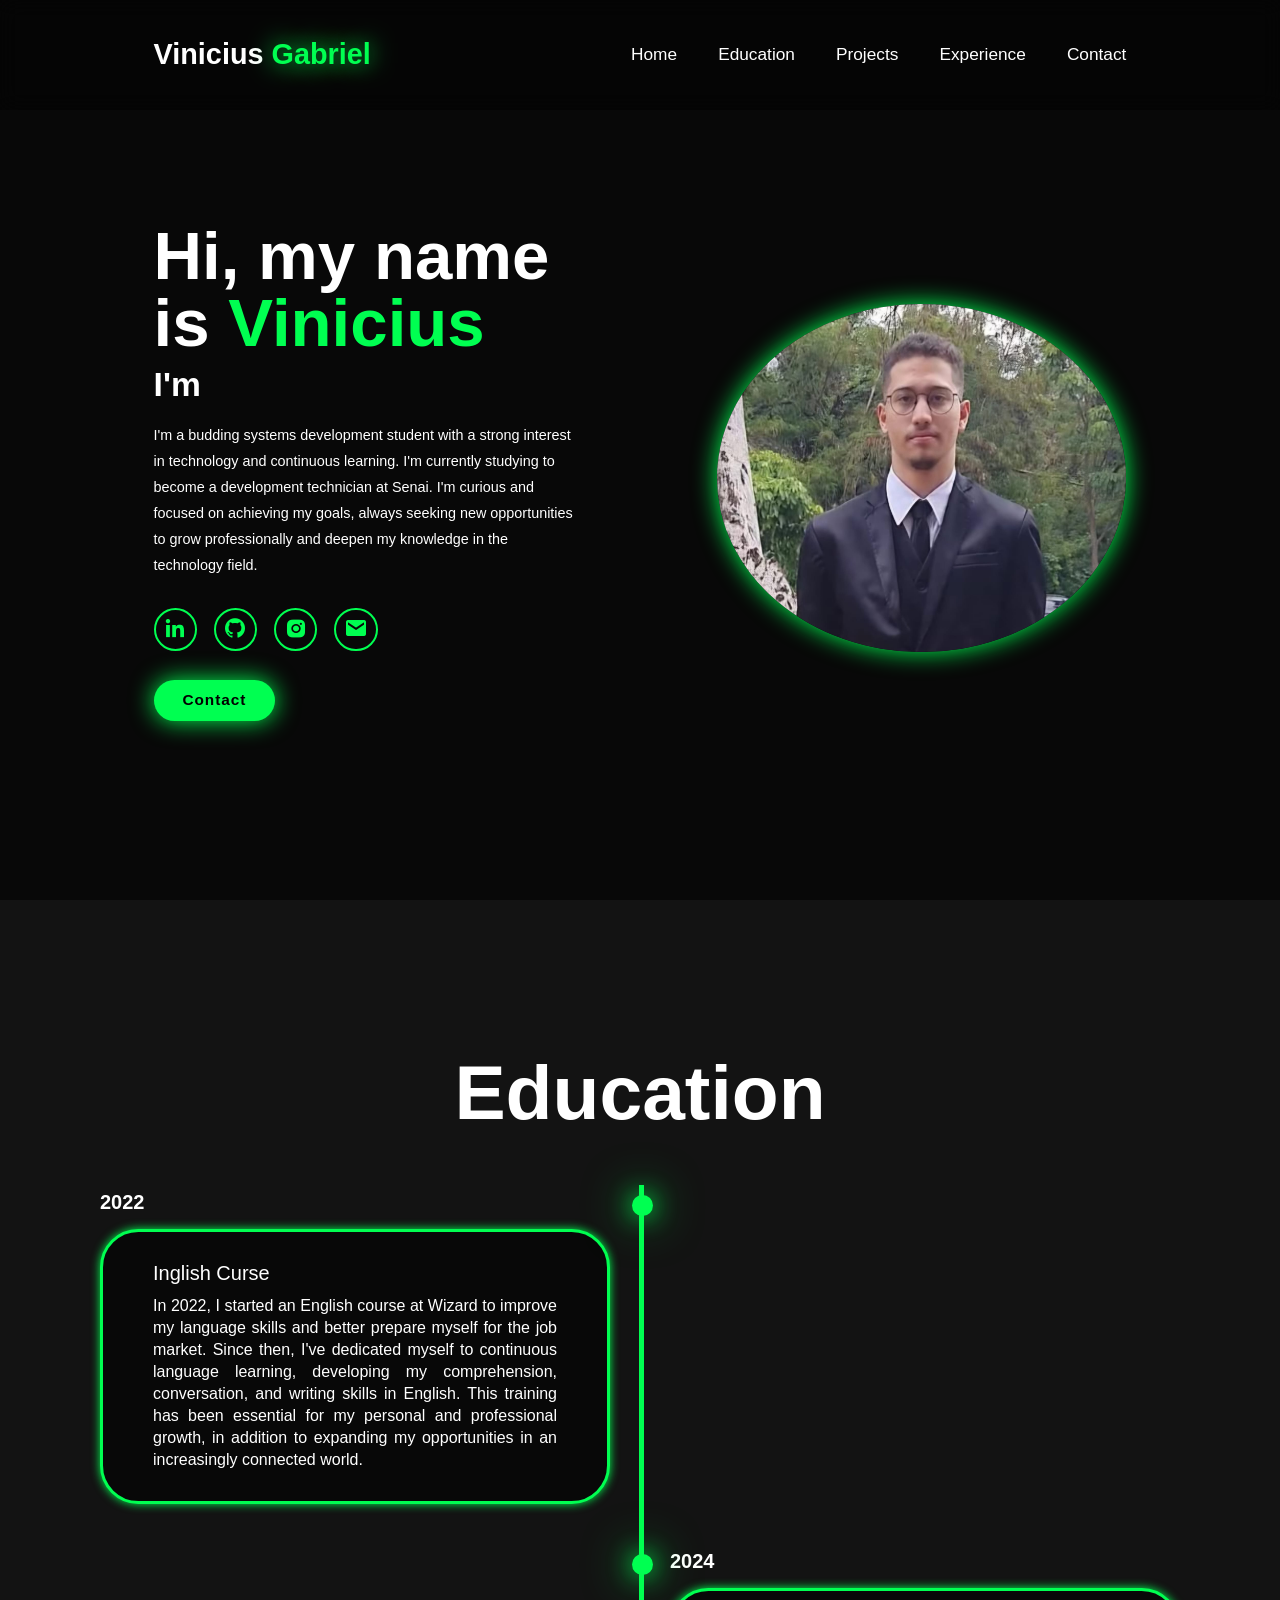
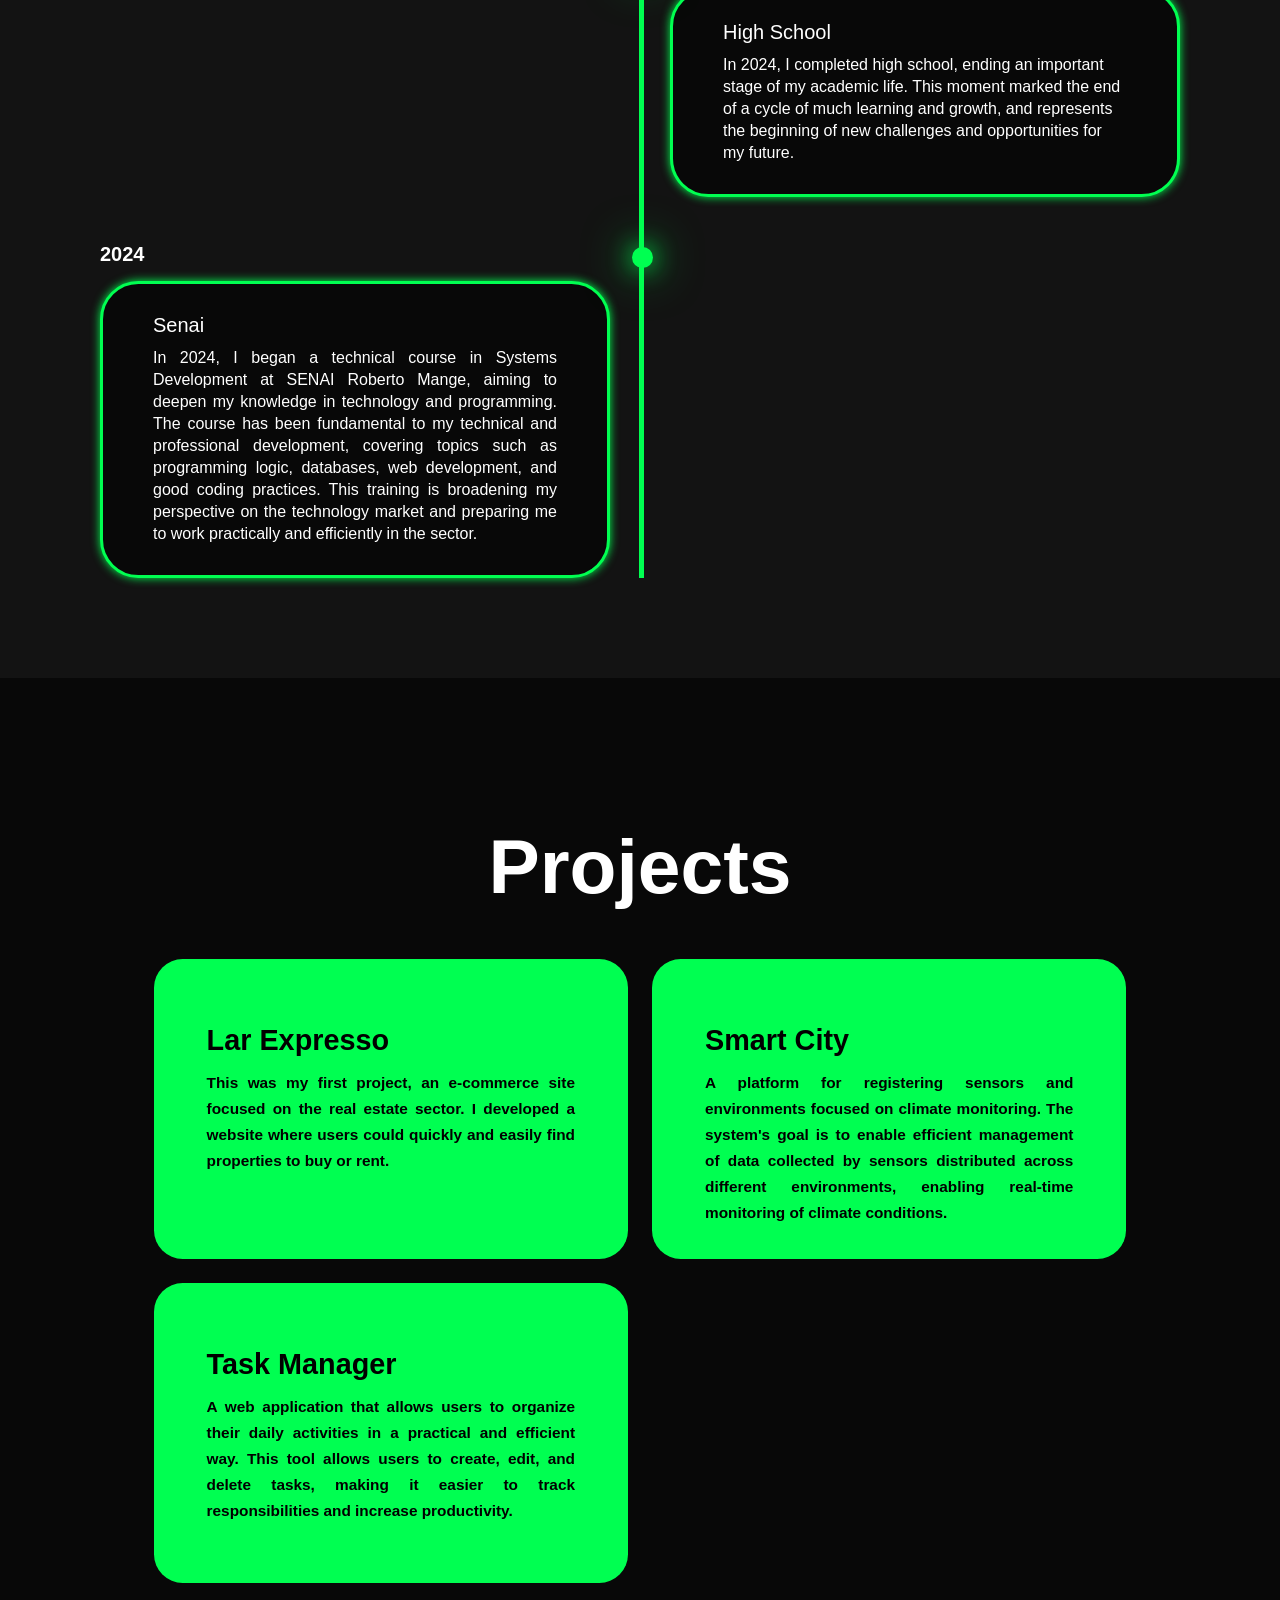
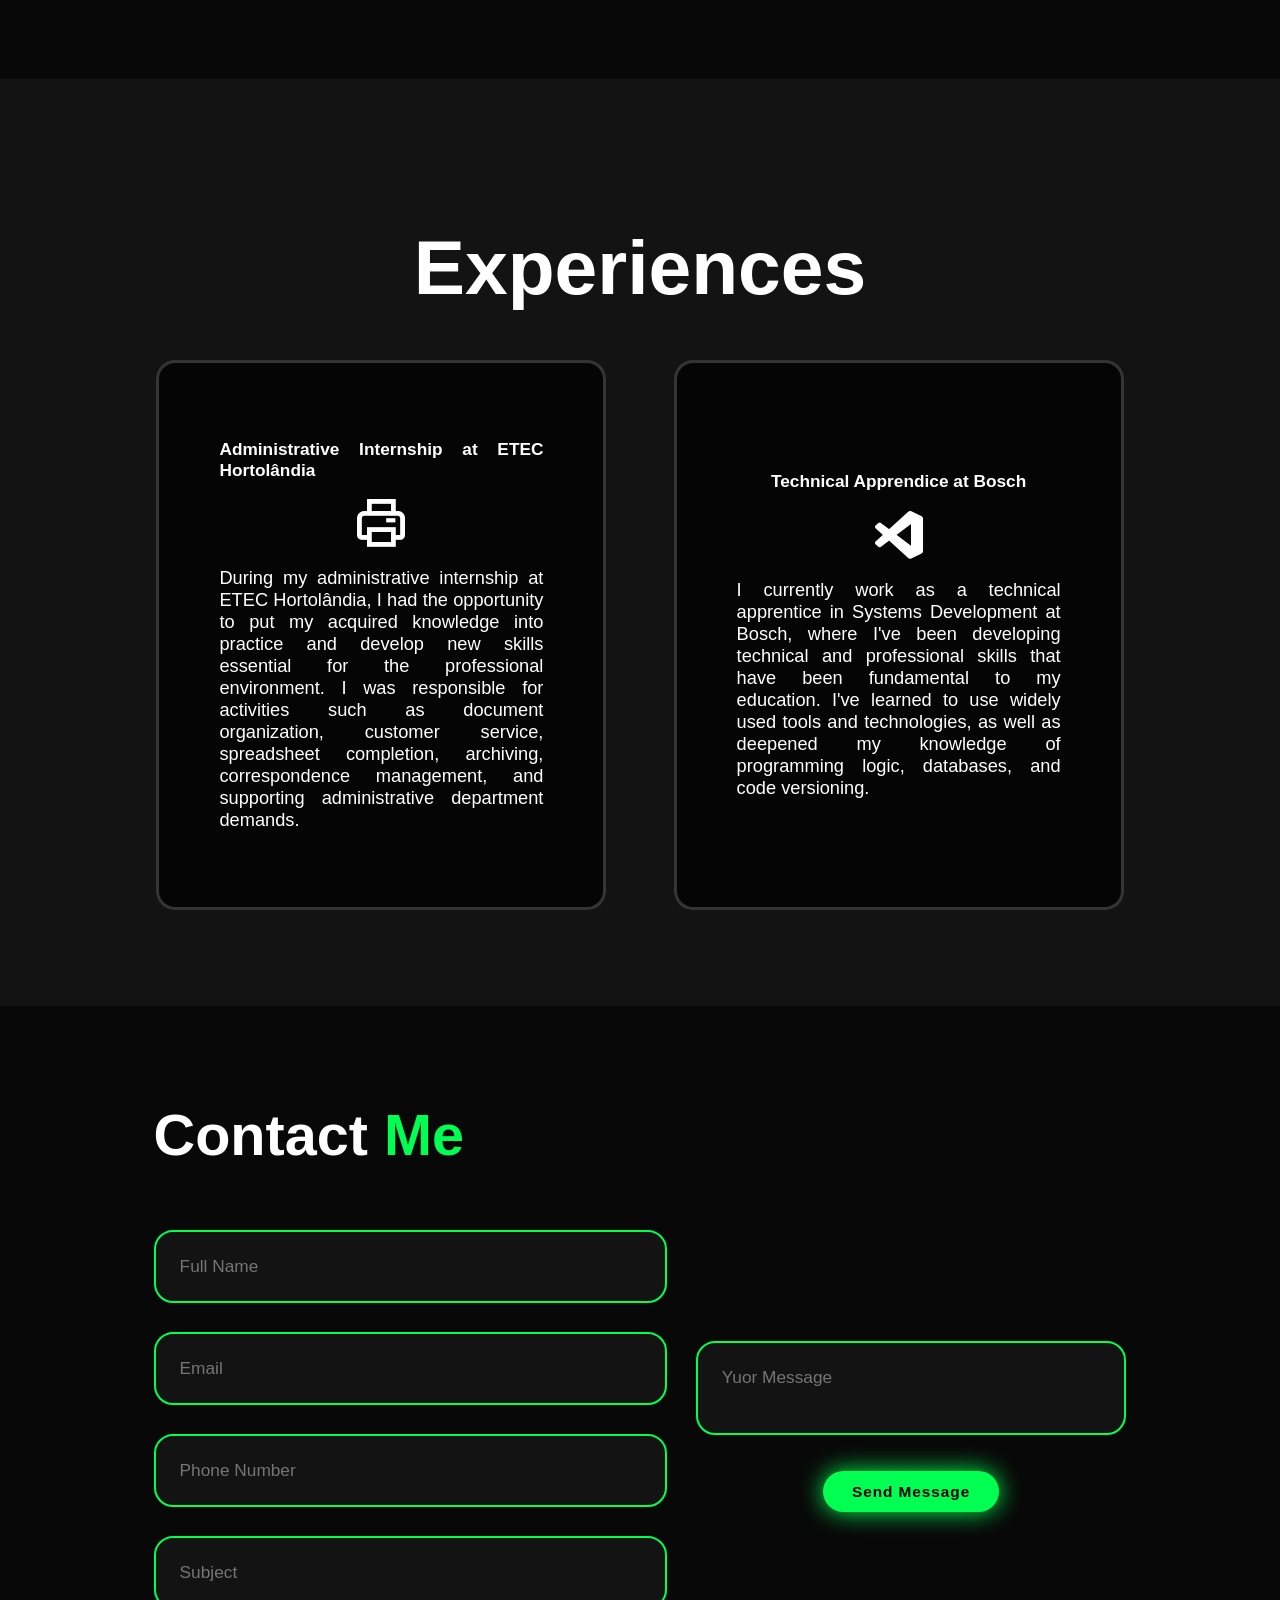
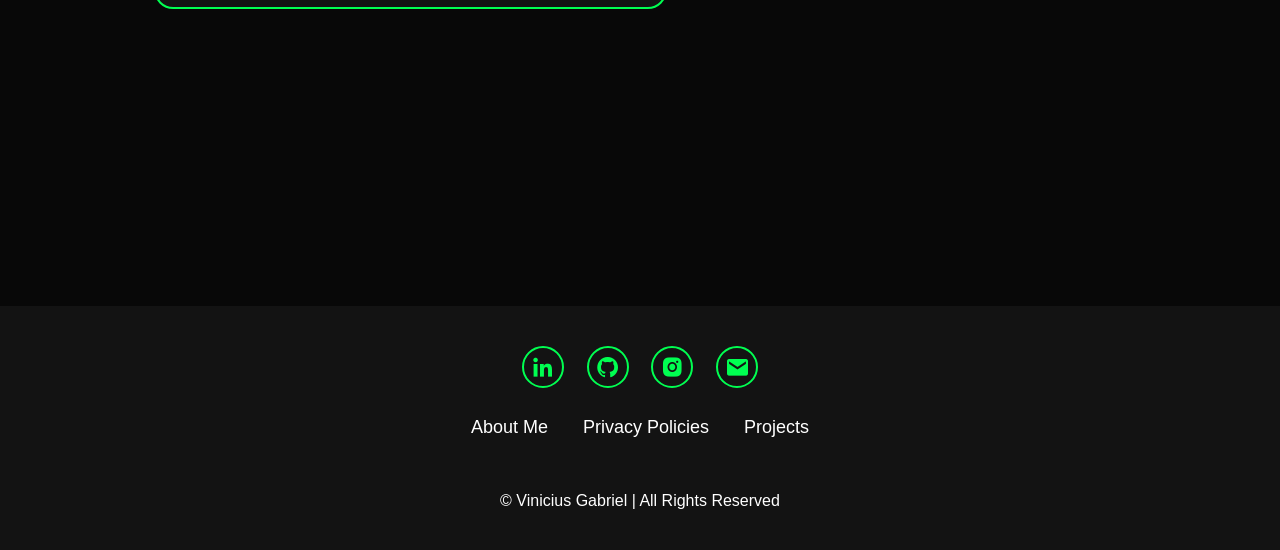
<file: index.html>
<!DOCTYPE html>
<html lang="en">
<head>
    <meta charset="UTF-8">
    <meta name="viewport" content="width=device-width, initial-scale=1.0">
    <title>Portifólio</title>
    <link rel="stylesheet" href="portifolio.css">
    <link href='https://unpkg.com/boxicons@2.1.4/css/boxicons.min.css' rel="stylesheet">
</head>
<body>
    <header class="header">
        <a href="#home" class="logo">Vinicius <span>Gabriel</span></a>

        <i class='bx  bx-menu' id="menu-icon"></i> 

        <nav class="navbar">
            <a href="#home">Home</a>
            <a href="#education">Education</a>
            <a href="#projects">Projects</a>
            <a href="#experiences">Experience</a>
            <a href="#contact">Contact</a>
        </nav>
    </header>

    <section class="home" id="home">
       <div class="home-content">
            <h1>Hi, my name is <span>Vinicius</span></h1>
            <h3 class="text-animation">I'm <span></span></h3>
            <p>I'm a budding systems development student with a strong interest in technology and continuous learning. I'm currently studying to become a development technician at Senai. I'm curious and focused on achieving my goals, always seeking new opportunities to grow professionally and deepen my knowledge in the technology field.</p>

            <div class="social-icons">
                <a href="https://www.linkedin.com/in/vinicius-egidio-542134349/" target="_blank"><i class='bx bxl-linkedin'></i></a>
                <a href="https://github.com/vini5474" target="_blank"><i class='bx bxl-github'></i></a>
                <a href="https://www.instagram.com/vinisouzaegidio/" target="_blank"><i class='bx bxl-instagram-alt'></i></a>
                <a href="mailto:viniciussouzaegidio@hotmail.com" target="_blank"><i class='bx bxs-envelope'></i></a>
            </div>

            <div class="btn-group">
                <a href="#contact" class="btn">Contact</a>
            </div>
        </div> 
            <div class="home-img">
                <img src="foto.jpeg" alt="foto">
            </div>
       
    </section>

    <section class="education" id="education">
        <h2 class="heading">Education</h2>

        <div class="timeline-items">
            <div class="timeline-item">
                <div class="timeline-dot"></div>
                <div class="timeline-date">2022</div>
                <div class="timeline-content">
                    <h3>Inglish Curse</h3>
                    <p>In 2022, I started an English course at Wizard to improve my language skills and better prepare myself for the job market. Since then, I've dedicated myself to continuous language learning, developing my comprehension, conversation, and writing skills in English. This training has been essential for my personal and professional growth, in addition to expanding my opportunities in an increasingly connected world.</p>
                </div>
            </div>

            <div class="timeline-item">
                <div class="timeline-dot"></div>
                <div class="timeline-date">2024</div>
                <div class="timeline-content">
                    <h3>High School</h3>
                    <p>In 2024, I completed high school, ending an important stage of my academic life. This moment marked the end of a cycle of much learning and growth, and represents the beginning of new challenges and opportunities for my future.</p>
                </div>
            </div>
        
            <div class="timeline-item">
                <div class="timeline-dot"></div>
                <div class="timeline-date">2024</div>
                <div class="timeline-content">
                    <h3>Senai</h3>
                    <p>In 2024, I began a technical course in Systems Development at SENAI Roberto Mange, aiming to deepen my knowledge in technology and programming. The course has been fundamental to my technical and professional development, covering topics such as programming logic, databases, web development, and good coding practices. This training is broadening my perspective on the technology market and preparing me to work practically and efficiently in the sector.</p>
                </div>
            </div>
        </div>
    </section>

    <section class="projects" id="projects">
        <h2 class="heading">Projects</h2>

        <div class="projects-container">
            <div class="project-box">
                <div class="project-info">
                    <h4>Lar Expresso</h4>
                    <p>This was my first project, an e-commerce site focused on the real estate sector. I developed a website where users could quickly and easily find properties to buy or rent.</p>
                </div>
            </div>
            <div class="project-box">
                <div class="project-info">
                    <h4>Smart City</h4>
                    <p>A platform for registering sensors and environments focused on climate monitoring. The system's goal is to enable efficient management of data collected by sensors distributed across different environments, enabling real-time monitoring of climate conditions.</p>
                </div>
            </div>
            <div class="project-box">
                <div class="project-info">
                    <h4>Task Manager</h4>
                    <p>A web application that allows users to organize their daily activities in a practical and efficient way. This tool allows users to create, edit, and delete tasks, making it easier to track responsibilities and increase productivity.</p>
                </div>
            </div>
        </div>
    </section>

    <section class="experiences" id="experiences">
        <div class="experiences-box">
            <h2 class="heading">Experiences</h2>

            <div class="wrapper">
                <div class="experience-item">
                    <h2>Administrative Internship at ETEC Hortolândia</h2>
                    <div class="rating">
                        <i class='bx bx-printer' id="printer"></i> 
                    </div>
                    <p>During my administrative internship at ETEC Hortolândia, I had the opportunity to put my acquired knowledge into practice and develop new skills essential for the professional environment. I was responsible for activities such as document organization, customer service, spreadsheet completion, archiving, correspondence management, and supporting administrative department demands.</p>
                </div>
                <div class="experience-item">
                    <h2>Technical Apprendice at Bosch</h2>
                    <div class="rating">
                        <i class='bx bxl-visual-studio' id="code"></i>
                    </div>
                    <p>I currently work as a technical apprentice in Systems Development at Bosch, where I've been developing technical and professional skills that have been fundamental to my education. I've learned to use widely used tools and technologies, as well as deepened my knowledge of programming logic, databases, and code versioning.</p>
                </div>
            </div>
        </div>
    </section>

    <section class="contact" id="contact">
        <h2 class="reading">Contact <span>Me</span></h2>

        <form action="">
            <div class="input-group">
                <div class="input-box">
                    <input type="text" placeholder="Full Name">
                    <input type="email" placeholder="Email">
                </div>
                <div class="input-box">
                    <input type="number" placeholder="Phone Number">
                    <input type="text" placeholder="Subject">
                </div>
            </div>

            <div class="input-group2">
                <textarea name="" id="" placeholder="Yuor Message"></textarea>
                <input type="submit" value="Send Message" class="btn">
            </div>
        </form>
    </section>

    <footer class="footer">
        <div class="social">
            <a href="https://www.linkedin.com/in/vinicius-egidio-542134349/" target="_blank"><i class='bx bxl-linkedin'></i></a>
            <a href="https://github.com/vini5474" target="_blank"><i class='bx bxl-github'></i></a>
            <a href="https://www.instagram.com/vinisouzaegidio/" target="_blank"><i class='bx bxl-instagram-alt'></i></a>
            <a href="mailto:viniciussouzaegidio@hotmail.com" target="_blank"><i class='bx bxs-envelope'></i></a>
        </div>

        <ul class="list">
            <li>
                <a href="#">About Me</a>
            </li>
            <li>
                <a href="#">Privacy Policies</a>
            </li>
            <li>
                <a href="#projects">Projects</a>
            </li>
        </ul>
        <p class="copyright">
            © Vinicius Gabriel | All Rights Reserved
        </p>
    </footer>
    <script src="portifolio.js"></script>
</body>
</html>
</file>
<file: portifolio.css>
* {
    margin: 0;
    padding: 0;
    box-sizing: border-box;
    text-decoration: none;
    border: none;
    outline: none;
    scroll-behavior: smooth;
    font-family: "Poppins", sans-serif;
}

:root {
    --bg-color: #080808;
    --second-bg-color: #131313;
    --text-color: white;
    --main-color: #00ff51;
}

html {
    font-size: 60%;
    overflow-x: hidden;
}

body {
    background: var(--bg-color);
    color: var(--text-color);
}

.header {
    position: fixed;
    top: 0;
    left: 0;
    width: 100%;
    padding: 4rem 12% 4rem;
    background: rgba(0, 0, 0, 0.3);
    backdrop-filter: blur(10px);
    display: flex;
    justify-content: space-between;
    align-items: center;
    z-index: 5;
}

.logo {
    font-size: 3rem;
    color: var(--text-color);
    font-weight: 800;
    cursor: pointer;
    transition: 0.3 ease;
}

.logo:hover {
    transform: scale(1.1);
}

.logo span {
    text-shadow: 0 0 25px var(--main-color);
}

.navbar a {
    font-size: 1.8rem;
    color: var(--text-color);
    margin-left: 4rem;
    font-weight: 500;
    transition: 0.3s ease;
    border-bottom: 3px solid transparent;
}

.navbar a:hover, .navbar a.active {
    color: var(--main-color);
    border-bottom: 3px solid var(--main-color);
}

#menu-icon {
    font-size: 3.6rem;
    color: var(--main-color);
    display: none;
}

section {
    min-height: 100vh;
    padding: 10rem 12% 10rem;
}

.home {
    display: flex;
    align-items: center;
    justify-content: center;
    gap: 15rem;
}

.home-content {
    display: flex;
    flex-direction: column;
    align-items: baseline;
    text-align: left;
    justify-content: center;
    margin-top: 3rem;
}

span {
    color: var(--main-color);
}

.logo span {
    color: var(--main-color);
}

.home-content h3 {
    margin-bottom: 2rem;
    margin-top: 1rem;
    font-size: 3.5rem;
}

.home-content h1 {
    font-size: 7rem;
    font-weight: 700;
    margin-top: 1.5rem;
    line-height: 1;
}

.home-img {
    border-radius: 50%;
}

.home-img img {
    position: relative;
    top: 3rem;
    width: 32vw;
    border-radius: 50%;
    box-shadow: 0 0 25px var(--main-color);
    cursor: pointer;
    transition: 0.4s ease-in-out;
}

.home-img img:hover {
    box-shadow: 0 0 25px var(--main-color),
                0 0 50px var(--main-color),
                0 0 100px var(--main-color);
}

.home-content p {
    font-size: 1.5rem;
    font-weight: 500;
    line-height: 1.8;
    max-width: 1000px;
}

.social-icons a{
    display: inline-flex;
    justify-content: center;
    align-items: center;
    width: 4.5rem;
    height: 4.5rem;
    background: transparent;
    border: 2px solid var(--main-color);
    font-size: 2.5rem;
    border-radius: 50%;
    color: var(--main-color);
    margin: 3rem 1.5rem 3rem 0;
    transition: 0.3s ease-in-out;
}

.social-icons a:hover {
    color: var(--text-color);
    transform: scale(1.3)translateY(-5px);
    box-shadow: 0 0 25px var(--main-color);
    background-color: var(--main-color);
}

.btn {
    display: inline-block;
    padding: 1rem 2.8rem;
    background: var(--main-color);
    box-shadow: 0 0 25px var(--main-color);
    border-radius: 4rem;
    font-size: 1.6rem;
    color: black;
    border: 2px solid transparent;
    letter-spacing: 0.1rem;
    font-weight: 600;
    transition: 0.3s ease-in-out;
    cursor: pointer;
}

.btn-group {
    display: flex;
    align-items: center;
    gap: 1.5rem;
}

.btn-group a:nth-of-type(2) {
    background-color: black;
    color: var(--main-color);
    border: 2px solid var(--main-color);
    box-shadow: 0 0 25px transparent;
}

.btn-group a:nth-of-type(2):hover {
    box-shadow: 0 0 25px var(--main-color);
    background-color: var(--main-color);
    color: black;
}

.text-animation {
    font-size: 34px;
    font-weight: 600;
    min-width: 288px;
}

.text-animation span {
    position: relative;
}

.text-animation span::before {
    content: "student development";
    color: var(--main-color);
    animation: words 20s infinite;
}

.text-animation span::after {
    content: "";
    background-color: var(--bg-color);
    position: absolute;
    width: calc(100% + 8px);
    height: 100%;
    border-left: 3px solid var(--bg-color);
    right: -8px;
    animation: cursor 0.6s infinite, typing 20s steps(14) infinite;
}

@keyframes cursor {
    to{
        border-left: 2px solid var(--main-color);
    }
}

@keyframes words {
    0%,
    20%{
        content: "Student";
    }
    21%,
    40%{
        content: "Brazilian";
    }
    41%,
    60%{
        content: "Determined";
    }
    81%,
    100%{
        content: "Developer Database";
    }
}

@keyframes typing {
    10%,
    15%,
    30%,
    35%,
    50%,
    55%,
    70%,
    75%,
    90%,
    95%{
        width: 0;
    }
    5%,
    20%,
    25%,
    40%,
    45%,
    60%,
    65%,
    80%,
    85%{
        width: calc(100% + 8px);
    }
}

.heading {
    font-size: 8rem;
    text-align: center;
    margin: 5rem 0;
}

.education {
    padding: 100px;
    background: var(--second-bg-color); 
}

.education h2 {
    margin-bottom: 5rem;
}

.timeline-items {
    max-width: 1200px;
    margin: auto;
    display: flex;
    flex-wrap: wrap;
    position: relative;
}

.timeline-items::before {
    content: "";
    position: absolute;
    width: 5px;
    height: 100%;
    background-color: var(--main-color);
    left: calc(50% - 1px);
}

.timeline-item {
    margin-bottom: 40px;
    width: 100%;
    position: relative;
}

.timeline-item:last-child {
    margin-bottom: 0;
}

.timeline-item:nth-child(odd) {
    padding-right: calc(50% + 30px);
    text-align: justify;
}

.timeline-item:nth-child(even) {
    padding-left: calc(50% + 30px);
}

.timeline-dot {
    height: 21px;
    width: 21px;
    background-color: var(--main-color);
    box-shadow: 0 0 25px var(--main-color),
                0 0 50px var(--main-color);
    position: absolute;
    left: calc(50% - 8px);
    border-radius: 50%;
    top: 10px;
}

.timeline-date {
    font-size: 20px;
    font-weight: 800;
    color: white;
    margin: 6px 0 15px;
}

.timeline-content {
    background-color: var(--bg-color);
    border: 3px solid var(--main-color);
    padding: 30px 50px;
    border-radius: 4rem;
    box-shadow: 0 0 10px var(--main-color);
    cursor: pointer;
    transition: 0.3 ease-in-out;
}

.timeline-content:hover {
    transform: scale(1.05);
    box-shadow: 0 0 25px var(--main-color);
}

.timeline-content h3 {
    font-size: 20px;
    color: white;
    margin: 0 0 10px;
    font-weight: 500;
}

.timeline-content p {
    color: white;
    font-size: 16px;
    font-weight: 300;
    line-height: 22px;
}

::-webkit-scrollbar {
    width: 15px;
}

::-webkit-scrollbar-thumb {
    background-color: var(--main-color);
}

::-webkit-scrollbar-track {
    background-color: var(--bg-color);
    width: 50px;
}

.projects {
    background: var(--bg-color);
    color: black;
}

.projects h2 {
    margin-bottom: 5rem;
    color: white;
}

.projects-container {
    display: grid;
    grid-template-columns: repeat(2, 1fr);
    align-items: center;
    gap: 2.5rem;
}

.project-box {
    background-color: var(--main-color);
    height: 300px;
    border-radius: 3rem;
    border: 5px solid transparent;
    cursor: pointer;
    transition: 0.4 ease-in-out;
}

.project-box:hover {
    background: black;
    color: var(--main-color);
    border: 5px solid var(--main-color);
    transform: scale(1.03)translateY(-5px);
}

.project-box .project-info {
    display: flex;
    flex-direction: column;
    text-align: justify;
    max-height: 200px;
    justify-content: left;
    align-items: baseline;
    padding: 5rem 5rem;
}

.project-info h4 {
    font-size: 3rem;
    font-weight: 800;
    line-height: 2;
}

.project-info p {
    font-size: 1.6rem;
    font-weight: 600;
    max-height: 100px;
    line-height: 1.7;
    margin: auto;
}

.experiences {
    background-color: var(--second-bg-color);
}

.experiences-box {
    background-size: cover;
    display: flex;
    align-items: center;
    justify-content: center;
    flex-direction: column;
}

.experiences .heading {
    margin-bottom: 5rem;
}

.wrapper {
    display: grid;
    grid-template-columns: repeat(2,1fr);
    gap: 3rem;
}

.experience-item {
    min-height: 550px;
    min-width: 450px;
    background: rgba(0, 0, 0, 0.7);
    border: 3px solid rgba(238, 238, 238, 0.2);
    border-radius: 2rem;
    margin: 0 2rem;
    padding: 30px 60px;
    cursor: pointer;
    display: flex;
    flex-direction: column;
    align-items: center;
    justify-content: center;
    text-align: justify;
    gap: 1.5rem;
    color: white;
    transition: 0.4 ease-in-out;
}

.experience-item:hover {
    border: 3px solid var(--main-color);
    transform: translateY(-10px)scale(1.03);
    box-shadow: 0 0 50px var(--main-color);
}

.experience-item h2 {
    font-size: 1.8rem;
}

.experience-item p {
    font-size: 1.9rem;
}

#printer {
    font-size: 6rem;
}

#code {
    font-size: 6rem;
}

.contact {
    background-color: var(--bg-color);
}

.contact h2 {
    margin-bottom: 2rem;
    color: white;
    font-size: 6rem;
}

.contact form {
    display: flex;
    align-items: center;
    justify-content: center;
    gap: 3rem;
    margin: 5rem auto;
    text-align: center;
}

.contact form .input-box {
    display: flex;
    justify-content: center;
    flex-wrap: wrap;
}

.contact form .input-box input, .contact form textarea {
    width: 100%;
    padding: 2.5rem;
    font-size: 1.8rem;
    color: var(--text-color);
    background: var(--second-bg-color);
    border-radius: 2rem;
    border: 2px solid var(--main-color);
    margin: 1.5rem 0;
    resize: none;
}

.contact form .btn {
    margin-top: 2rem;
}

.footer {
    position: relative;
    bottom: 0;
    width: 100%;
    padding: 40px 0;
    background-color: var(--second-bg-color);
}

.footer .social {
    text-align: center;
    padding-bottom: 25px;
    color: var(--main-color);
}

.footer .social a {
    font-size: 25px;
    color: var(--main-color);
    border: 2px solid var(--main-color);
    width: 42px;
    height: 42px;
    line-height: 42px;
    display: inline-block;
    text-align: center;
    border-radius: 50%;
    margin: 0 10px;
    transition: 0.3px ease-in-out;
}

.footer .social a:hover {
    transform: scale(1.2);
    background-color: var(--main-color);
    color: black;
    box-shadow: 0 0 25px var(--main-color);
}

.footer ul {
    margin-top: 0;
    padding: 0;
    font-size: 18px;
    line-height: 1.6;
    margin-bottom: 0;
    text-align: center;
}

.footer ul li a {
    color: white;
    border-bottom: 3px solid transparent;
    transition: 0.3s ease-in-out;
}

.footer ul li a:hover {
    border-bottom: 3px solid var(--main-color);
}

footer ul li {
    display: inline-block;
    padding: 0 15px;
}

.footer .copyright {
    margin-top: 50px;
    text-align: center;
    font-size: 16px;
    color: white;
}

@media(max-with:1258px) {
    html {
        font-size: 55%;
    }
    .projects-container {
        padding-bottom: 7rem;
        grid-template-columns: repeat(2,1fr);
        margin: 0 5rem;
    }
}

@media(max-width:991px) {
    header {
        padding: 2rem 3%;
    }
    section {
        padding: 10rem 3% 2rem;
    }
    .time-items::before {
        left:7px;
    }
    .timeline-item:nth-child(odd) {
        padding-right: 0;
        text-align: left;
    }
    .timeline-item:nth-child(odd), .timeline-item:nth-child(even) {
        padding-left: 37px;
    }
    .timeline-dot {
        left: 0;
    }
    .projects {
        padding-bottom: 7rem;
    }
    .experiences .wrapper {
        grid-template-columns: repeat(1,1fr);
    }
    .contact form {
        flex-direction: column;
    }
    .footer {
        padding: 2rem 3%;
    }
}

@media(max-with:895px) {
    #menu-icon {
        display: block;
    }
    .navbar {
        position: absolute;
        top: 100%;
        right: 0;
        width: 50%;
        padding: 1rem 3%;
        background: rgba(0, 0, 0, 0.8);
        backdrop-filter: blur(20px);
        border-bottom-left-radius: 2rem;
        border-left: 2px solid var(--main-color);
        border-bottom: 2px solid var(--main-color);
        display: none;
    }
    .navbar.active {
        display: block;
    }
    .navbar a{
        display: block;
        font-size: 2rem;
        margin: 3rem 0;
        color: white;
    }
    .home {
        flex-direction: column-reverse;
        margin: 5rem 4rem;
    }
    .home-content h3 {
        font-size: 2.6rem;
    }
    .home-content h1 {
        font-size: 8rem;
        margin-top: 3rem;
    }
    .home-content p{
        max-width: 600px;
        margin: 0 auto;
    }
    .home-img img {
        width: 56vw;
    }
    .projects h2 {
        margin-bottom: 3rem;
    }
    .projects-container {
        grid-template-columns: repeat(1,1fr);
    }
}
</file>
